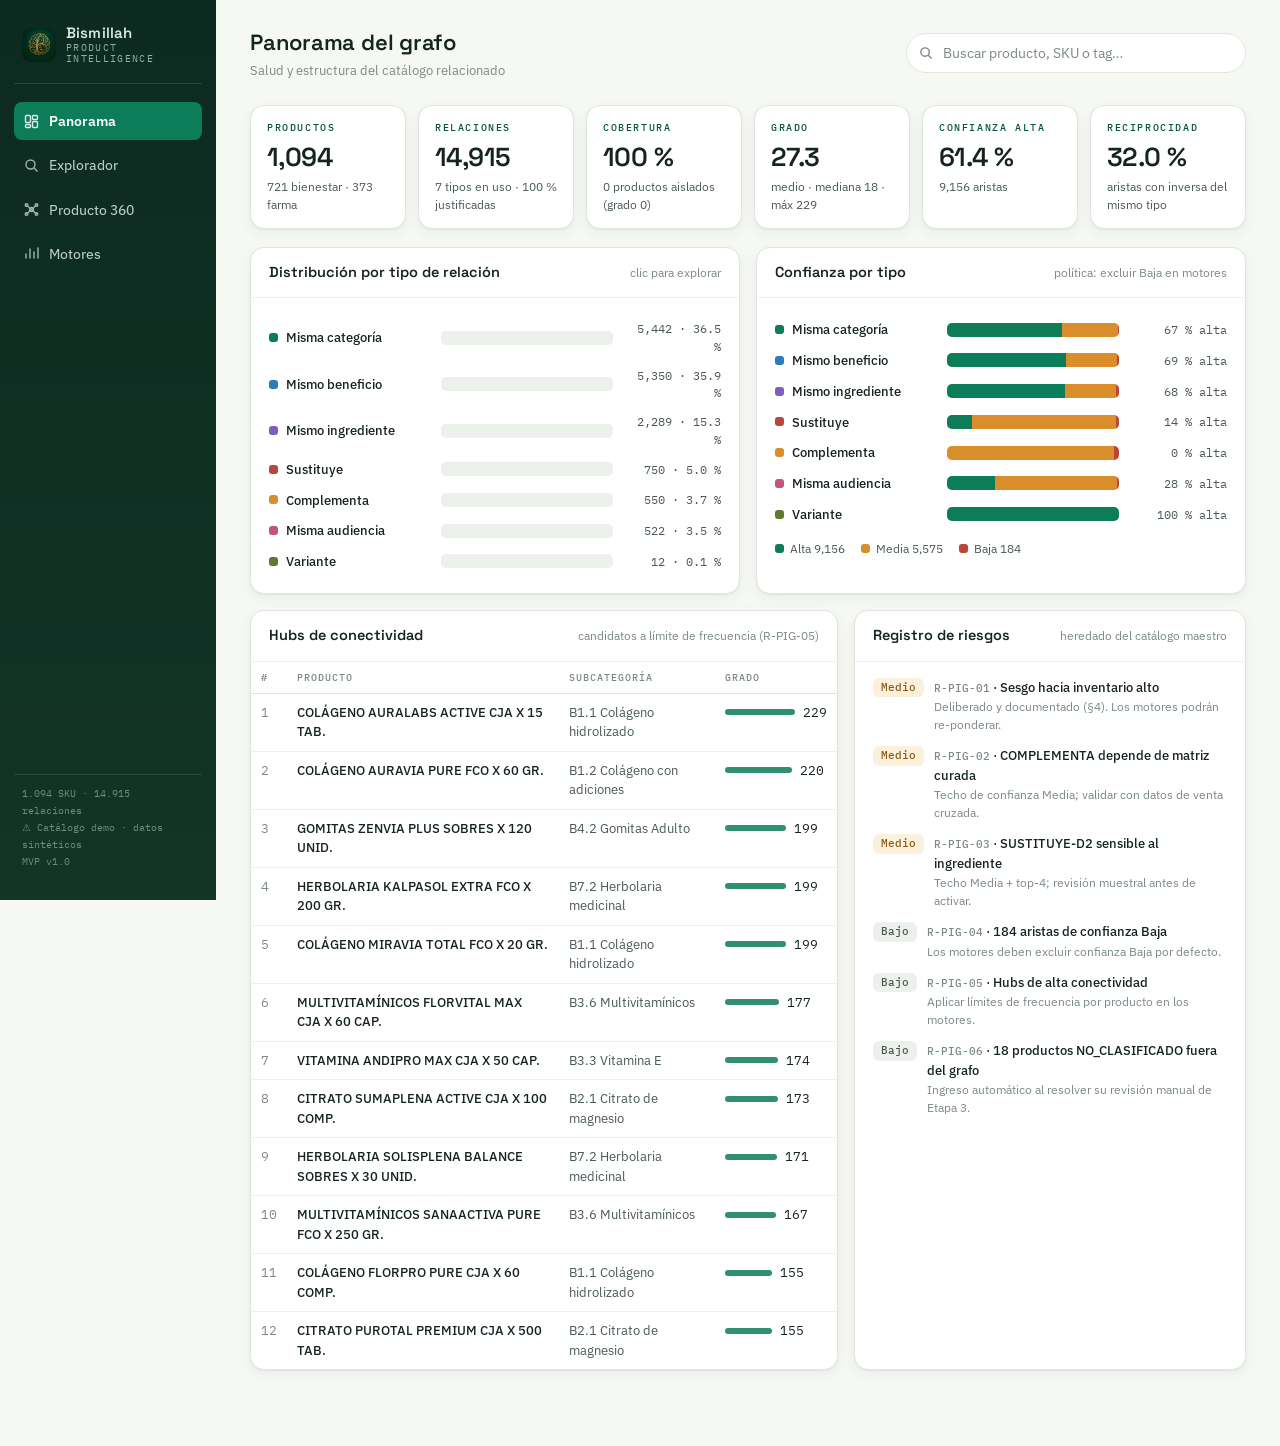
<file: index.html>
<!DOCTYPE html>
<html lang="es">
<head>
<meta charset="UTF-8">
<meta name="viewport" content="width=device-width, initial-scale=1.0">
<title>Bismillah · Product Intelligence Platform</title>
<link rel="icon" type="image/png" sizes="32x32" href="assets/img/favicon-32.png">
<link rel="icon" type="image/png" sizes="16x16" href="assets/img/favicon-16.png">
<link rel="apple-touch-icon" href="assets/img/apple-touch-icon.png">
<meta property="og:title" content="Bismillah · Product Intelligence Platform">
<meta property="og:type" content="website">
<meta property="og:image" content="assets/img/og-image.png">
<link rel="stylesheet" href="assets/css/styles.css">
<link rel="preconnect" href="https://fonts.googleapis.com">
<link href="https://fonts.googleapis.com/css2?family=Space+Grotesk:wght@400;500;600;700&family=IBM+Plex+Sans:wght@400;450;500;600&family=IBM+Plex+Mono:wght@400;500&display=swap" rel="stylesheet">
</head>
<body>
<div class="app">
  <aside class="rail">
    <div class="brand">
      <div class="brand-mark"><img src="assets/img/logo-web.webp" alt="Bismillah" width="34" height="34"></div>
      <h1>Bismillah<span>Product Intelligence</span></h1>
    </div>
    <button class="nav-btn on" data-view="panorama"><svg width="15" height="15" viewBox="0 0 15 15" fill="none" stroke="currentColor" stroke-width="1.4"><rect x="1.5" y="1.5" width="5" height="7" rx="1"/><rect x="8.5" y="1.5" width="5" height="4" rx="1"/><rect x="8.5" y="7.5" width="5" height="6" rx="1"/><rect x="1.5" y="10.5" width="5" height="3" rx="1"/></svg>Panorama</button>
    <button class="nav-btn" data-view="explorador"><svg width="15" height="15" viewBox="0 0 15 15" fill="none" stroke="currentColor" stroke-width="1.4"><circle cx="6.5" cy="6.5" r="4.5"/><path d="m10 10 3.5 3.5"/></svg>Explorador</button>
    <button class="nav-btn" data-view="p360"><svg width="15" height="15" viewBox="0 0 15 15" fill="none" stroke="currentColor" stroke-width="1.4"><circle cx="7.5" cy="7.5" r="2"/><circle cx="2.5" cy="3" r="1.3"/><circle cx="12.5" cy="3" r="1.3"/><circle cx="2.5" cy="12" r="1.3"/><circle cx="12.5" cy="12" r="1.3"/><path d="M7.5 7.5 2.5 3m5 4.5L12.5 3m-5 4.5-5 4.5m5-4.5 5 4.5"/></svg>Producto 360</button>
    <button class="nav-btn" data-view="motores"><svg width="15" height="15" viewBox="0 0 15 15" fill="none" stroke="currentColor" stroke-width="1.4"><path d="M2 12V8m4 4V3m4 9V6m4 6V2" stroke-linecap="round"/></svg>Motores</button>
    <div class="rail-foot">1.094 SKU · 14.915 relaciones<br>⚠ Catálogo demo · datos sintéticos<br>MVP v1.0</div>
  </aside>

  <main class="main">
    <div class="topbar">
      <div><h2 id="view-title">Panorama del grafo</h2><div class="sub" id="view-sub">Salud y estructura del catálogo relacionado</div></div>
      <div class="gsearch">
        <svg width="14" height="14" viewBox="0 0 15 15" fill="none" stroke="currentColor" stroke-width="1.5"><circle cx="6.5" cy="6.5" r="4.5"/><path d="m10 10 3.5 3.5"/></svg>
        <input id="gsearch-in" type="text" placeholder="Buscar producto, SKU o tag…" autocomplete="off" aria-label="Búsqueda global de productos">
        <div class="gs-drop" id="gsearch-drop" role="listbox"></div>
      </div>
    </div>

    <section class="view on" id="v-panorama"></section>
    <section class="view" id="v-explorador"></section>
    <section class="view" id="v-p360"></section>
    <section class="view" id="v-motores"></section>
  </main>
</div>
<script src="assets/js/data.js"></script>
<script src="assets/js/context-builder.js"></script>
<script src="assets/js/prompt-context-builder.js"></script>
<script src="assets/js/commercial-data-provider.js"></script>
<script src="assets/js/feature-flags.js"></script>
<script src="assets/js/response-provider-contract.js"></script>
<script src="assets/js/response-provider.js"></script>
<script src="assets/js/providers/local-response-provider.js"></script>
<script src="assets/js/providers/remote-response-provider.js"></script>
<script src="assets/js/providers/ai-response-provider.js"></script>
<script src="assets/js/app.js"></script>
</body></html>
</file>
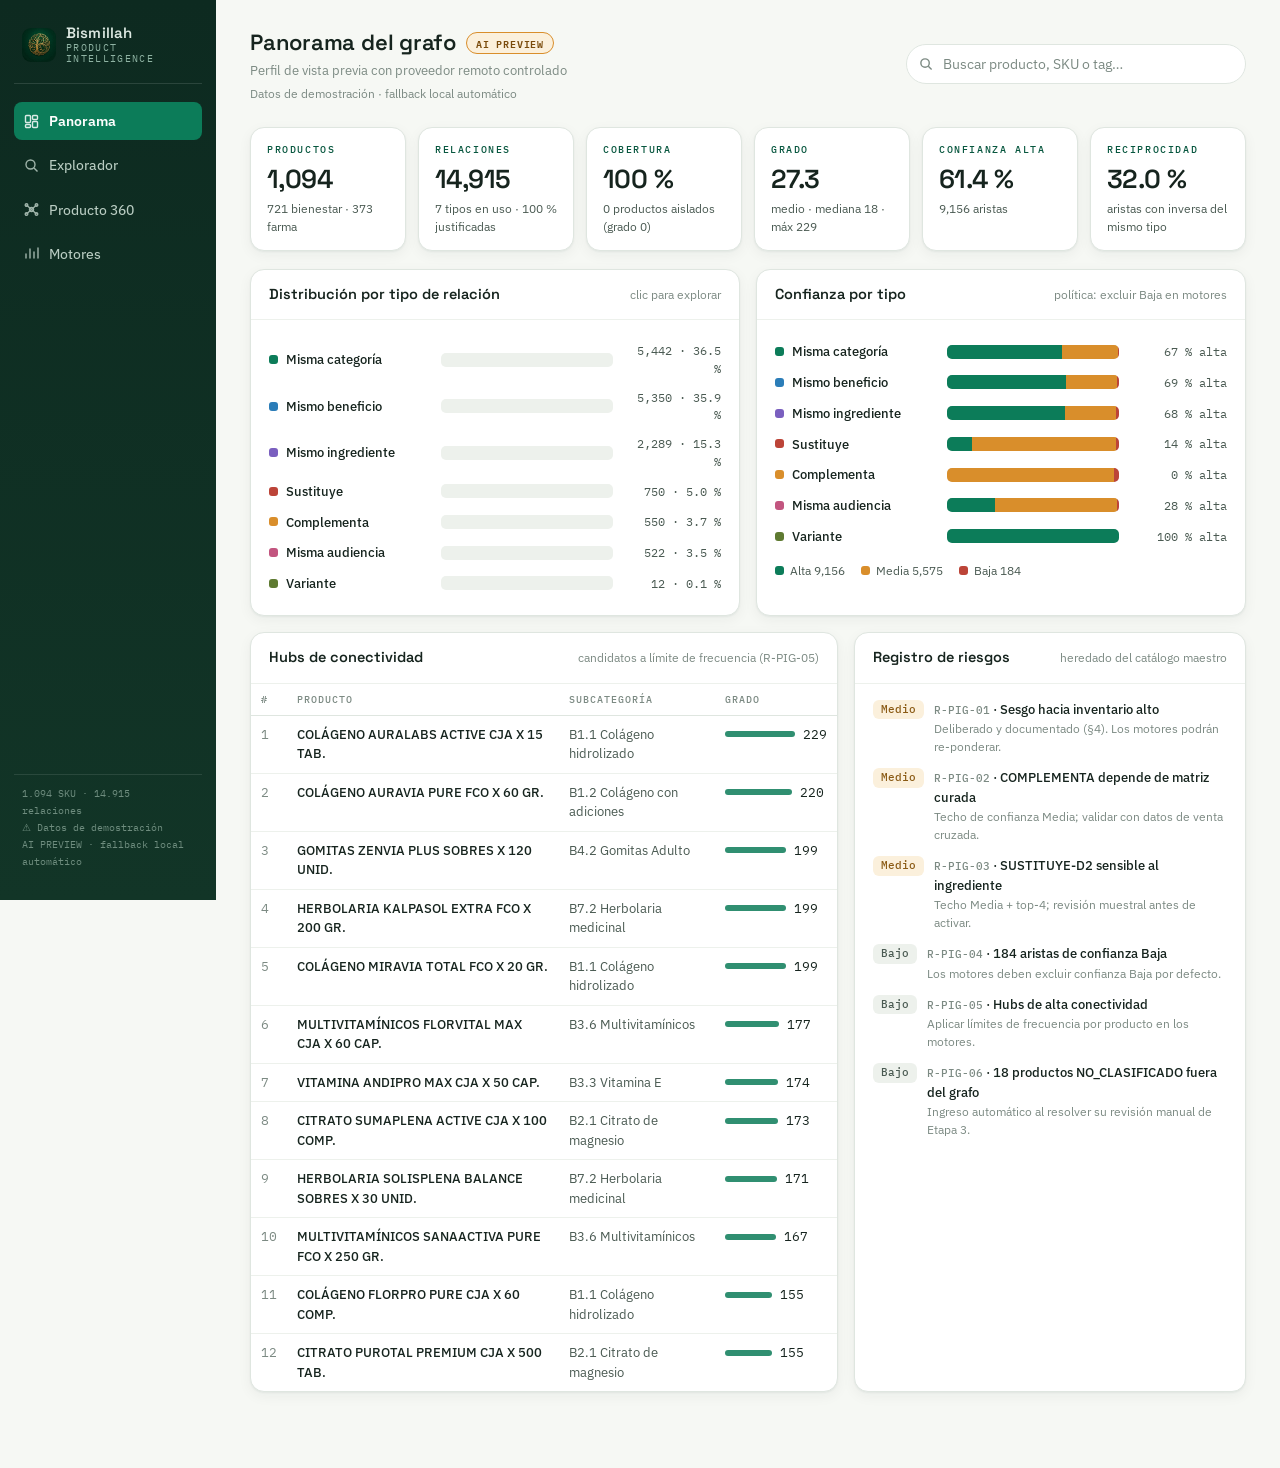
<file: ai-preview/index.html>
<!DOCTYPE html>
<html lang="es">
<head>
<meta charset="UTF-8">
<meta name="viewport" content="width=device-width, initial-scale=1.0">
<title>Bismillah · AI Preview</title>
<link rel="icon" type="image/png" sizes="32x32" href="../assets/img/favicon-32.png">
<link rel="icon" type="image/png" sizes="16x16" href="../assets/img/favicon-16.png">
<link rel="apple-touch-icon" href="../assets/img/apple-touch-icon.png">
<meta property="og:title" content="Bismillah · AI Preview">
<meta property="og:type" content="website">
<meta property="og:image" content="../assets/img/og-image.png">
<link rel="stylesheet" href="../assets/css/styles.css">
<link rel="preconnect" href="https://fonts.googleapis.com">
<link href="https://fonts.googleapis.com/css2?family=Space+Grotesk:wght@400;500;600;700&family=IBM+Plex+Sans:wght@400;450;500;600&family=IBM+Plex+Mono:wght@400;500&display=swap" rel="stylesheet">
<style>
.ai-preview-heading{min-width:0}
.ai-preview-title-row{display:flex;align-items:center;gap:10px;flex-wrap:wrap}
.ai-preview-badge{display:inline-flex;align-items:center;padding:3px 9px;border:1px solid #D98E2B;border-radius:999px;background:#FBF0DC;color:#7A4B0C;font-family:var(--ff-m);font-size:10px;font-weight:600;letter-spacing:.08em;line-height:1.4;white-space:nowrap}
.ai-preview-disclosure{color:var(--ink-3);font-size:12px;margin-top:4px}
</style>
</head>
<body>
<div class="app">
  <aside class="rail">
    <div class="brand">
      <div class="brand-mark"><img src="../assets/img/logo-web.webp" alt="Bismillah" width="34" height="34"></div>
      <h1>Bismillah<span>Product Intelligence</span></h1>
    </div>
    <button class="nav-btn on" data-view="panorama"><svg width="15" height="15" viewBox="0 0 15 15" fill="none" stroke="currentColor" stroke-width="1.4"><rect x="1.5" y="1.5" width="5" height="7" rx="1"/><rect x="8.5" y="1.5" width="5" height="4" rx="1"/><rect x="8.5" y="7.5" width="5" height="6" rx="1"/><rect x="1.5" y="10.5" width="5" height="3" rx="1"/></svg>Panorama</button>
    <button class="nav-btn" data-view="explorador"><svg width="15" height="15" viewBox="0 0 15 15" fill="none" stroke="currentColor" stroke-width="1.4"><circle cx="6.5" cy="6.5" r="4.5"/><path d="m10 10 3.5 3.5"/></svg>Explorador</button>
    <button class="nav-btn" data-view="p360"><svg width="15" height="15" viewBox="0 0 15 15" fill="none" stroke="currentColor" stroke-width="1.4"><circle cx="7.5" cy="7.5" r="2"/><circle cx="2.5" cy="3" r="1.3"/><circle cx="12.5" cy="3" r="1.3"/><circle cx="2.5" cy="12" r="1.3"/><circle cx="12.5" cy="12" r="1.3"/><path d="M7.5 7.5 2.5 3m5 4.5L12.5 3m-5 4.5-5 4.5m5-4.5 5 4.5"/></svg>Producto 360</button>
    <button class="nav-btn" data-view="motores"><svg width="15" height="15" viewBox="0 0 15 15" fill="none" stroke="currentColor" stroke-width="1.4"><path d="M2 12V8m4 4V3m4 9V6m4 6V2" stroke-linecap="round"/></svg>Motores</button>
    <div class="rail-foot">1.094 SKU · 14.915 relaciones<br>⚠ Datos de demostración<br>AI PREVIEW · fallback local automático</div>
  </aside>

  <main class="main">
    <div class="topbar">
      <div class="ai-preview-heading">
        <div class="ai-preview-title-row"><h2 id="view-title">Panorama del grafo</h2><span class="ai-preview-badge">AI PREVIEW</span></div>
        <div class="sub" id="view-sub">Perfil de vista previa con proveedor remoto controlado</div>
        <div class="ai-preview-disclosure" role="note">Datos de demostración · fallback local automático</div>
      </div>
      <div class="gsearch">
        <svg width="14" height="14" viewBox="0 0 15 15" fill="none" stroke="currentColor" stroke-width="1.5"><circle cx="6.5" cy="6.5" r="4.5"/><path d="m10 10 3.5 3.5"/></svg>
        <input id="gsearch-in" type="text" placeholder="Buscar producto, SKU o tag…" autocomplete="off" aria-label="Búsqueda global de productos">
        <div class="gs-drop" id="gsearch-drop" role="listbox"></div>
      </div>
    </div>

    <section class="view on" id="v-panorama"></section>
    <section class="view" id="v-explorador"></section>
    <section class="view" id="v-p360"></section>
    <section class="view" id="v-motores"></section>
  </main>
</div>
<!-- Este perfil solo activa el transporte remoto; no contiene credenciales. -->
<script>
const FEATURE_FLAGS = { remoteResponseProvider: true };
// El cliente espera 5s más que el proxy (25s) para que el backend sea quien
// clasifique y registre cualquier timeout antes de activar el fallback local.
const REMOTE_PROVIDER_CONFIG = { endpoint: '/api/copilot', timeoutMs: 30000 };
</script>
<script src="../assets/js/data.js"></script>
<script src="../assets/js/context-builder.js"></script>
<script src="../assets/js/prompt-context-builder.js"></script>
<script src="../assets/js/commercial-data-provider.js"></script>
<script src="../assets/js/feature-flags.js"></script>
<script src="../assets/js/response-provider-contract.js"></script>
<script src="../assets/js/response-provider.js"></script>
<script src="../assets/js/providers/local-response-provider.js"></script>
<script src="../assets/js/providers/remote-response-provider.js"></script>
<script src="../assets/js/providers/ai-response-provider.js"></script>
<script src="../assets/js/app.js"></script>
</body>
</html>
</file>
<file: assets/css/styles.css>
:root{
  --paper:#F6F8F4; --card:#FFFFFF; --ink:#16241E; --ink-2:#4A5A52; --ink-3:#7C8A83;
  --line:#DFE6E0; --line-2:#EDF1EC;
  --emerald:#0C7C59; --emerald-dk:#08573F; --emerald-tint:#E3F1EA;
  --indigo:#35509E; --indigo-tint:#E7EBF7;
  --amber:#D98E2B; --amber-tint:#FBF0DC;
  --red:#BC4438; --red-tint:#F9E7E4;
  --t0:#0C7C59; --t1:#2B7DB8; --t2:#7A5FBF; --t3:#BC4438; --t4:#D98E2B; --t5:#C2557F; --t6:#5E7A31;
  --ff-d:"Space Grotesk",sans-serif; --ff-b:"IBM Plex Sans",sans-serif; --ff-m:"IBM Plex Mono",monospace;
  --r:10px; --r-lg:14px;
  --sh:0 1px 2px rgba(22,36,30,.05),0 4px 14px rgba(22,36,30,.05);
}
*{box-sizing:border-box;margin:0;padding:0}
html{scroll-behavior:smooth}
@media(prefers-reduced-motion:reduce){html{scroll-behavior:auto}*,*::before,*::after{animation:none!important;transition:none!important}}
body{font-family:var(--ff-b);font-size:14px;line-height:1.5;color:var(--ink);background:var(--paper);}
button{font:inherit;color:inherit;background:none;border:none;cursor:pointer}
button:focus-visible,a:focus-visible,input:focus-visible,select:focus-visible{outline:2px solid var(--emerald);outline-offset:2px;border-radius:4px}
input,select{font:inherit;color:inherit}

/* ---------- layout ---------- */
.app{display:grid;grid-template-columns:216px 1fr;min-height:100vh}
.rail{background:linear-gradient(180deg,#0D2A20 0%,#123527 100%);color:#DCE8E1;padding:20px 14px;display:flex;flex-direction:column;gap:6px;position:sticky;top:0;height:100vh}
.brand{display:flex;align-items:center;gap:10px;padding:4px 8px 18px;border-bottom:1px solid rgba(255,255,255,.12);margin-bottom:12px}
.brand-mark{width:34px;height:34px;border-radius:9px;overflow:hidden;flex:none}
.brand-mark img{display:block;width:100%;height:100%;object-fit:cover}
.brand h1{font-family:var(--ff-d);font-size:15px;font-weight:600;line-height:1.15;letter-spacing:.01em}
.brand span{display:block;font-family:var(--ff-m);font-size:9.5px;font-weight:400;color:#8FB3A3;letter-spacing:.14em;text-transform:uppercase;margin-top:2px}
.nav-btn{display:flex;align-items:center;gap:10px;width:100%;padding:9px 10px;border-radius:8px;color:#B9CCC2;font-weight:450;font-size:13.5px;text-align:left;transition:background .15s,color .15s}
.nav-btn svg{flex:none;opacity:.85}
.nav-btn:hover{background:rgba(255,255,255,.07);color:#fff}
.nav-btn.on{background:var(--emerald);color:#fff;font-weight:600}
.rail-foot{margin-top:auto;font-family:var(--ff-m);font-size:10px;color:#6E8C7E;padding:10px 8px;line-height:1.7;border-top:1px solid rgba(255,255,255,.1)}
.main{min-width:0;padding:26px 34px 60px;max-width:1340px}
.topbar{display:flex;align-items:center;gap:16px;margin-bottom:24px}
.topbar h2{font-family:var(--ff-d);font-size:22px;font-weight:600;letter-spacing:-.01em}
.topbar .sub{color:var(--ink-3);font-size:13px;margin-top:2px}
.gsearch{margin-left:auto;position:relative;width:340px;max-width:42vw}
.gsearch input{width:100%;padding:9px 12px 9px 36px;border:1px solid var(--line);border-radius:999px;background:var(--card);font-size:13.5px}
.gsearch input::placeholder{color:var(--ink-3)}
.gsearch>svg{position:absolute;left:13px;top:50%;transform:translateY(-50%);color:var(--ink-3)}
.gs-drop{position:absolute;top:calc(100% + 6px);left:0;right:0;background:var(--card);border:1px solid var(--line);border-radius:var(--r);box-shadow:var(--sh);z-index:50;max-height:340px;overflow:auto;display:none}
.gs-drop.open{display:block}
.gs-item{display:block;width:100%;text-align:left;padding:9px 12px;border-bottom:1px solid var(--line-2)}
.gs-item:last-child{border-bottom:0}
.gs-item:hover{background:var(--emerald-tint)}
.gs-item .nm{font-weight:500;font-size:13px}
.gs-item .mt{font-family:var(--ff-m);font-size:10.5px;color:var(--ink-3);margin-top:1px}

/* ---------- shared ---------- */
.view{display:none}.view.on{display:block}
.card{background:var(--card);border:1px solid var(--line);border-radius:var(--r-lg);box-shadow:var(--sh)}
.card-h{padding:14px 18px;border-bottom:1px solid var(--line-2);display:flex;align-items:baseline;gap:10px}
.card-h h3{font-family:var(--ff-d);font-size:14.5px;font-weight:600}
.card-h .note{font-size:12px;color:var(--ink-3);margin-left:auto}
.card-b{padding:16px 18px}
.eyebrow{font-family:var(--ff-m);font-size:10px;letter-spacing:.16em;text-transform:uppercase;color:var(--emerald-dk);font-weight:500}
.chip{display:inline-flex;align-items:center;gap:5px;padding:2px 9px;border-radius:999px;font-size:11px;font-weight:500;line-height:1.6}
.chip.conf0{background:var(--emerald-tint);color:var(--emerald-dk)}
.chip.conf1{background:var(--amber-tint);color:#8A5A14}
.chip.conf2{background:var(--red-tint);color:var(--red)}
.chip.uni-B{background:var(--emerald-tint);color:var(--emerald-dk)}
.chip.uni-F{background:var(--indigo-tint);color:var(--indigo)}
.tag{display:inline-block;padding:2px 8px;border-radius:6px;background:var(--line-2);color:var(--ink-2);font-size:11px;margin:2px 3px 2px 0}
.dot{width:9px;height:9px;border-radius:3px;display:inline-block;flex:none}
.mono{font-family:var(--ff-m)}
.link{color:var(--emerald-dk);font-weight:500;text-decoration:none;cursor:pointer}
.link:hover{text-decoration:underline}
.empty{padding:34px;text-align:center;color:var(--ink-3);font-size:13px}
table{width:100%;border-collapse:collapse;font-size:13px}
th{font-family:var(--ff-m);font-size:10px;letter-spacing:.1em;text-transform:uppercase;color:var(--ink-3);font-weight:500;text-align:left;padding:8px 10px;border-bottom:1px solid var(--line)}
td{padding:9px 10px;border-bottom:1px solid var(--line-2);vertical-align:top}
tr:last-child td{border-bottom:0}
tbody tr.rowlink{cursor:pointer}
tbody tr.rowlink:hover{background:var(--emerald-tint)}

/* ---------- panorama ---------- */
.kpis{display:grid;grid-template-columns:repeat(auto-fit,minmax(150px,1fr));gap:12px;margin-bottom:18px}
.kpi{background:var(--card);border:1px solid var(--line);border-radius:var(--r-lg);padding:14px 16px;box-shadow:var(--sh)}
.kpi .v{font-family:var(--ff-d);font-size:26px;font-weight:600;letter-spacing:-.02em;margin:3px 0 1px}
.kpi .l{font-size:12px;color:var(--ink-2)}
.grid-2{display:grid;grid-template-columns:1fr 1fr;gap:16px;margin-bottom:16px}
.grid-32{display:grid;grid-template-columns:3fr 2fr;gap:16px;margin-bottom:16px}
.bar-row{display:grid;grid-template-columns:160px 1fr 96px;align-items:center;gap:12px;padding:6px 0}
.bar-row .lbl{display:flex;align-items:center;gap:8px;font-size:12.5px;font-weight:500}
.bar-track{height:14px;border-radius:5px;background:var(--line-2);overflow:hidden}
.bar-fill{height:100%;border-radius:5px}
.bar-val{font-family:var(--ff-m);font-size:11.5px;color:var(--ink-2);text-align:right}
.stack{display:flex;height:14px;border-radius:5px;overflow:hidden;background:var(--line-2)}
.legend{display:flex;gap:16px;flex-wrap:wrap;font-size:11.5px;color:var(--ink-2);margin-top:10px}
.legend span{display:flex;align-items:center;gap:6px}
.risk-lv{font-family:var(--ff-m);font-size:10.5px;font-weight:500;padding:2px 8px;border-radius:6px}
.risk-Medio{background:var(--amber-tint);color:#8A5A14}
.risk-Bajo{background:var(--line-2);color:var(--ink-2)}

/* ---------- explorador ---------- */
.filters{display:flex;gap:10px;flex-wrap:wrap;align-items:center;margin-bottom:14px}
.filters select,.filters input[type=text]{padding:8px 11px;border:1px solid var(--line);border-radius:8px;background:var(--card);font-size:13px}
.filters input[type=text]{width:280px}
.seg{display:inline-flex;border:1px solid var(--line);border-radius:8px;overflow:hidden;background:var(--card)}
.seg button{padding:8px 13px;font-size:12.5px;font-weight:500;color:var(--ink-2);border-right:1px solid var(--line)}
.seg button:last-child{border-right:0}
.seg button.on{background:var(--ink);color:#fff}
.count-note{font-size:12.5px;color:var(--ink-3);margin-left:auto}
.deg-cell{display:flex;align-items:center;gap:8px}
.deg-bar{height:6px;border-radius:3px;background:var(--emerald);opacity:.85}

/* ---------- producto 360 ---------- */
.p360-head{display:flex;gap:14px;align-items:flex-start;flex-wrap:wrap;margin-bottom:16px}
.p360-head .who{flex:1;min-width:280px}
.p360-head h2{font-family:var(--ff-d);font-size:21px;font-weight:600;letter-spacing:-.01em;margin:4px 0 6px}
.meta-line{display:flex;gap:8px;flex-wrap:wrap;align-items:center;font-size:12.5px;color:var(--ink-2)}
.orbit-wrap{position:relative}
#orbit{width:100%;display:block;border-radius:var(--r-lg)}
.orbit-tip{position:absolute;pointer-events:none;background:var(--ink);color:#fff;padding:6px 10px;border-radius:8px;font-size:12px;max-width:260px;display:none;z-index:10;line-height:1.4}
.orbit-legend{display:flex;gap:14px;flex-wrap:wrap;padding:10px 18px 14px;font-size:11.5px;color:var(--ink-2)}
.orbit-legend span{display:flex;align-items:center;gap:6px}
.rel-groups{display:flex;flex-direction:column;gap:14px}
.rel-g .rel-g-h{display:flex;align-items:center;gap:9px;padding:11px 16px;border-bottom:1px solid var(--line-2)}
.rel-g .rel-g-h h4{font-family:var(--ff-d);font-size:13.5px;font-weight:600}
.rel-g .rel-g-h .n{font-family:var(--ff-m);font-size:11px;color:var(--ink-3);margin-left:auto}
.rel-item{display:grid;grid-template-columns:1fr auto;gap:4px 12px;padding:10px 16px;border-bottom:1px solid var(--line-2)}
.rel-item:last-child{border-bottom:0}
.rel-item .just{grid-column:1/-1;font-size:12px;color:var(--ink-3);font-style:italic}
.showmore{width:100%;padding:9px;font-size:12px;font-weight:500;color:var(--emerald-dk)}
.showmore:hover{background:var(--emerald-tint)}

/* ---------- ai sales copilot ---------- */
.p360-layout{display:grid;grid-template-columns:1fr 340px;gap:20px;align-items:start}
.p360-content{min-width:0;display:flex;flex-direction:column;gap:16px}
.copilot-panel{position:sticky;top:26px;flex:none;max-height:calc(100vh - 52px);overflow-y:auto;padding:18px}
.copilot-top{display:flex;gap:12px;align-items:flex-start;margin-bottom:16px}
.copilot-avatar{flex:none;width:44px;height:44px;border-radius:12px;display:grid;place-items:center;font-size:21px;background:linear-gradient(155deg,var(--indigo) 0%,var(--t2) 100%);box-shadow:var(--sh)}
.copilot-top-txt{min-width:0}
.copilot-top-row{display:flex;align-items:center;gap:8px;flex-wrap:wrap}
.copilot-top-row h3{font-family:var(--ff-d);font-size:15px;font-weight:600}
.copilot-pill{font-family:var(--ff-m);font-size:9.5px;letter-spacing:.08em;text-transform:uppercase;font-weight:500;padding:2px 8px;border-radius:999px;background:var(--amber-tint);color:#8A5A14}
.copilot-sub{font-size:12px;color:var(--ink-3);margin-top:3px;line-height:1.4}
.copilot-skills-h{display:flex;align-items:center;gap:6px;font-family:var(--ff-m);font-size:10.5px;letter-spacing:.1em;text-transform:uppercase;color:var(--ink-3);font-weight:500;margin-bottom:10px}
.copilot-info{margin-left:auto;width:15px;height:15px;border-radius:50%;border:1px solid var(--line);display:grid;place-items:center;font-family:var(--ff-b);font-style:italic;font-size:10px;color:var(--ink-3);text-transform:none;letter-spacing:0;cursor:default}
.copilot-skills{display:flex;flex-direction:column;gap:8px;margin-bottom:14px}
.copilot-row{display:flex;align-items:center;gap:11px;width:100%;text-align:left;padding:10px;border:1px solid var(--line);border-radius:var(--r);background:var(--paper);cursor:pointer;transition:border-color .15s,background .15s,box-shadow .15s}
.copilot-row:hover{border-color:var(--emerald);background:var(--emerald-tint);box-shadow:var(--sh)}
.copilot-ic{position:relative;flex:none;width:36px;height:36px;border-radius:10px;display:grid;place-items:center;font-size:16px}
.copilot-ic-n{position:absolute;top:-5px;left:-5px;width:16px;height:16px;border-radius:50%;background:var(--ink);color:#fff;font-family:var(--ff-m);font-size:9px;font-weight:500;display:grid;place-items:center;line-height:1}
.copilot-row-txt{min-width:0;flex:1;display:flex;flex-direction:column;gap:2px}
.copilot-row-title{font-family:var(--ff-d);font-size:12.5px;font-weight:600;color:var(--ink)}
.copilot-row-desc{font-size:11.5px;color:var(--ink-2);line-height:1.4}
.copilot-row-status{font-family:var(--ff-m);font-size:9.5px;letter-spacing:.06em;text-transform:uppercase;font-weight:500;color:var(--ink-3);margin-top:1px}
.copilot-chev{flex:none;font-size:16px;color:var(--ink-3);transition:transform .15s}
.copilot-chev.is-open{transform:rotate(90deg)}
.copilot-foot{display:flex;align-items:flex-start;gap:8px;padding:10px 12px;border-radius:var(--r);background:var(--emerald-tint);font-size:11px;color:var(--emerald-dk);line-height:1.4}
.copilot-foot-ic{flex:none}
.copilot-skill-block{display:flex;flex-direction:column}
.copilot-row.is-open{border-color:var(--emerald);background:var(--emerald-tint)}
.copilot-row.is-loading{opacity:.7;cursor:progress}
.copilot-row-status.is-active{color:var(--emerald-dk)}
.copilot-row-status.is-error{color:var(--red)}
.copilot-response{margin-top:6px;padding:11px 12px;border:1px solid var(--line);border-radius:var(--r);background:var(--paper);font-size:12px;color:var(--ink-2);line-height:1.55;white-space:pre-line}
.copilot-response-h{display:flex;align-items:center;gap:6px;margin-bottom:7px;font-family:var(--ff-m);font-size:10px;letter-spacing:.06em;text-transform:uppercase;color:var(--ink-3)}
.copilot-response-loading{display:flex;align-items:center;gap:8px;margin-top:6px;padding:10px 12px;font-size:12px;color:var(--ink-3);border:1px dashed var(--line);border-radius:var(--r)}
.copilot-response-err{margin-top:6px;padding:10px 12px;border:1px solid #EFD9B4;border-radius:var(--r);background:var(--red-tint);color:var(--red);font-size:12px;line-height:1.4}
.dot-live{width:6px;height:6px;border-radius:50%;background:var(--emerald);display:inline-block;flex:none;animation:copilot-pulse 1.4s ease-in-out infinite}
@keyframes copilot-pulse{0%,100%{opacity:1}50%{opacity:.35}}
@media(prefers-reduced-motion:reduce){.dot-live{animation:none}}

/* ---------- compare products (Fase 2, Paso 4) ---------- */
.compare-picker{margin-top:8px;padding:10px;border:1px solid var(--line);border-radius:var(--r);background:var(--paper)}
.compare-b-input{width:100%;padding:8px 10px;border:1px solid var(--line);border-radius:8px;background:var(--card);font-size:12.5px}
.compare-b-results{margin-top:8px;display:flex;flex-direction:column;gap:5px;max-height:180px;overflow-y:auto}
.compare-b-item{display:flex;flex-direction:column;gap:1px;width:100%;text-align:left;padding:7px 9px;border:1px solid var(--line-2);border-radius:7px;background:var(--card);cursor:pointer;transition:border-color .15s,background .15s}
.compare-b-item:hover{border-color:var(--indigo);background:var(--indigo-tint)}
.compare-b-item-nm{font-size:12px;font-weight:500;color:var(--ink)}
.compare-b-item-mt{font-family:var(--ff-m);font-size:10px;color:var(--ink-3)}
.compare-b-hint,.compare-b-empty{font-size:11.5px;color:var(--ink-3);padding:4px 2px}
.compare-response{white-space:normal}
.compare-prod{padding:9px 0;border-bottom:1px solid var(--line-2)}
.compare-prod:last-of-type{border-bottom:1px solid var(--line-2)}
.compare-prod-h{font-family:var(--ff-m);font-size:9.5px;letter-spacing:.08em;text-transform:uppercase;color:var(--indigo);font-weight:500;margin-bottom:3px}
.compare-prod-nm{font-family:var(--ff-d);font-size:12.5px;font-weight:600;color:var(--ink)}
.compare-prod-meta{font-size:11px;color:var(--ink-3);margin:2px 0 6px}
.compare-prod-row{display:flex;align-items:flex-start;gap:8px;font-size:11px;color:var(--ink-2);margin-top:4px}
.compare-prod-row>span:first-child{flex:none;width:62px;color:var(--ink-3);font-family:var(--ff-m);font-size:10px;padding-top:2px}
.compare-prod-pills{display:flex;flex-wrap:wrap;gap:3px}
.compare-none{color:var(--ink-3);font-style:italic;font-size:11px}
.compare-section{margin-top:10px}
.compare-section h5{font-family:var(--ff-m);font-size:10px;letter-spacing:.08em;text-transform:uppercase;color:var(--ink-3);font-weight:500;margin-bottom:5px}
.compare-list{list-style:none;display:flex;flex-direction:column;gap:5px}
.compare-list li{position:relative;padding-left:15px;font-size:11.5px;line-height:1.4;color:var(--ink-2)}
.compare-list li::before{content:'';position:absolute;left:0;top:6px;width:7px;height:7px;border-radius:2px}
.compare-list.sim li::before{background:var(--emerald)}
.compare-list.dif li::before{background:var(--amber)}
.compare-restart{width:100%;margin-top:12px;padding:9px;font-size:12px;font-weight:500;color:var(--indigo);border:1px dashed var(--line);border-radius:var(--r)}
.compare-restart:hover{background:var(--indigo-tint);border-color:var(--indigo)}

/* ---------- best alternative (Fase 2, Paso 5) ---------- */
.bestalt-pick{display:flex;align-items:center;gap:8px;flex-wrap:wrap;margin-bottom:8px}
.bestalt-nm{font-family:var(--ff-d);font-size:13px;font-weight:600;color:var(--ink)}

/* ---------- cross sell (Fase 2, Paso 6) ---------- */
.xsell-list{display:flex;flex-direction:column;gap:8px}
.xsell-item{padding:9px 10px;border:1px solid var(--line);border-radius:var(--r);background:var(--paper)}
.xsell-item-h{display:flex;align-items:center;gap:7px;margin-bottom:3px}
.xsell-rank{flex:none;width:17px;height:17px;border-radius:50%;background:var(--t5);color:#fff;font-family:var(--ff-m);font-size:9px;font-weight:500;display:grid;place-items:center;line-height:1}
.xsell-nm{font-family:var(--ff-d);font-size:12.5px;font-weight:600;color:var(--ink)}
.xsell-reason{font-size:11.5px;color:var(--ink-2);line-height:1.4}

/* ---------- motores ---------- */
.engine-tabs{display:flex;gap:8px;margin-bottom:14px;flex-wrap:wrap}
.engine-tabs button{padding:9px 15px;border:1px solid var(--line);border-radius:999px;background:var(--card);font-size:13px;font-weight:500;color:var(--ink-2)}
.engine-tabs button.on{background:var(--emerald);border-color:var(--emerald);color:#fff}
.policy{display:flex;align-items:center;gap:10px;background:var(--amber-tint);border:1px solid #EFD9B4;border-radius:var(--r);padding:10px 14px;font-size:12.5px;color:#6E4A12;margin-bottom:14px}
.policy label{display:flex;align-items:center;gap:7px;margin-left:auto;font-weight:500;cursor:pointer;white-space:nowrap}
.reco{display:grid;grid-template-columns:44px 1fr auto;gap:4px 14px;padding:12px 16px;border-bottom:1px solid var(--line-2);align-items:start}
.reco:last-child{border-bottom:0}
.reco .rank{font-family:var(--ff-d);font-size:17px;font-weight:600;color:var(--ink-3);padding-top:2px}
.reco .why{grid-column:2/-1;display:flex;flex-direction:column;gap:3px;margin-top:2px}
.reco .why span{font-size:12px;color:var(--ink-3)}
.score-pill{font-family:var(--ff-m);font-size:12px;font-weight:500;background:var(--ink);color:#fff;border-radius:7px;padding:3px 9px;white-space:nowrap}
.pick-box{display:flex;gap:10px;align-items:center;flex-wrap:wrap;margin-bottom:16px}
.pick-box .gsearch{margin-left:0}

@media(max-width:980px){
  .app{grid-template-columns:1fr}
  .rail{position:static;height:auto;flex-direction:row;align-items:center;overflow-x:auto;padding:10px 14px}
  .brand{border:0;margin:0;padding:0 14px 0 0}
  .brand h1 span{display:none}
  .rail-foot{display:none}
  .nav-btn{white-space:nowrap}
  .main{padding:18px 16px 50px}
  .grid-2,.grid-32,.p360-layout{grid-template-columns:1fr}
  .copilot-panel{position:static}
  .gsearch{width:100%;max-width:none}
  .topbar{flex-wrap:wrap}
  .bar-row{grid-template-columns:120px 1fr 80px}
}
</file>
